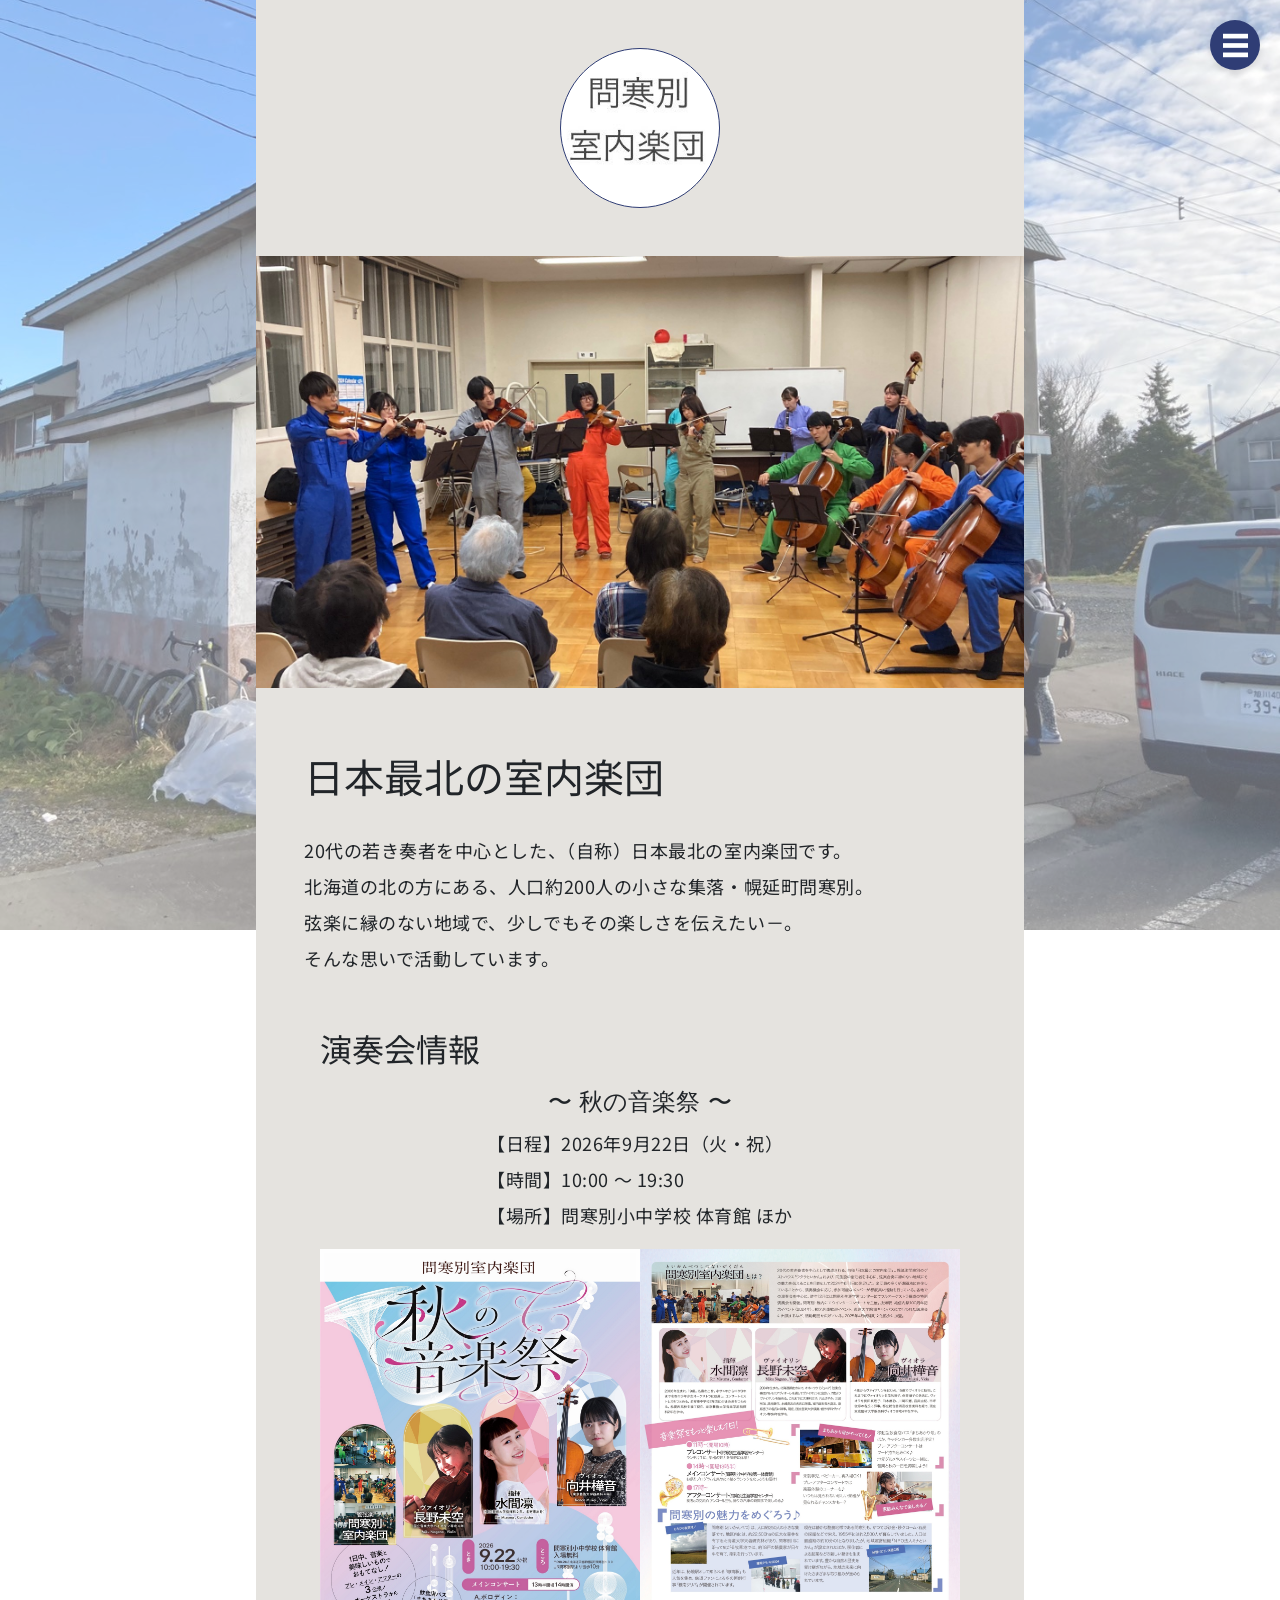
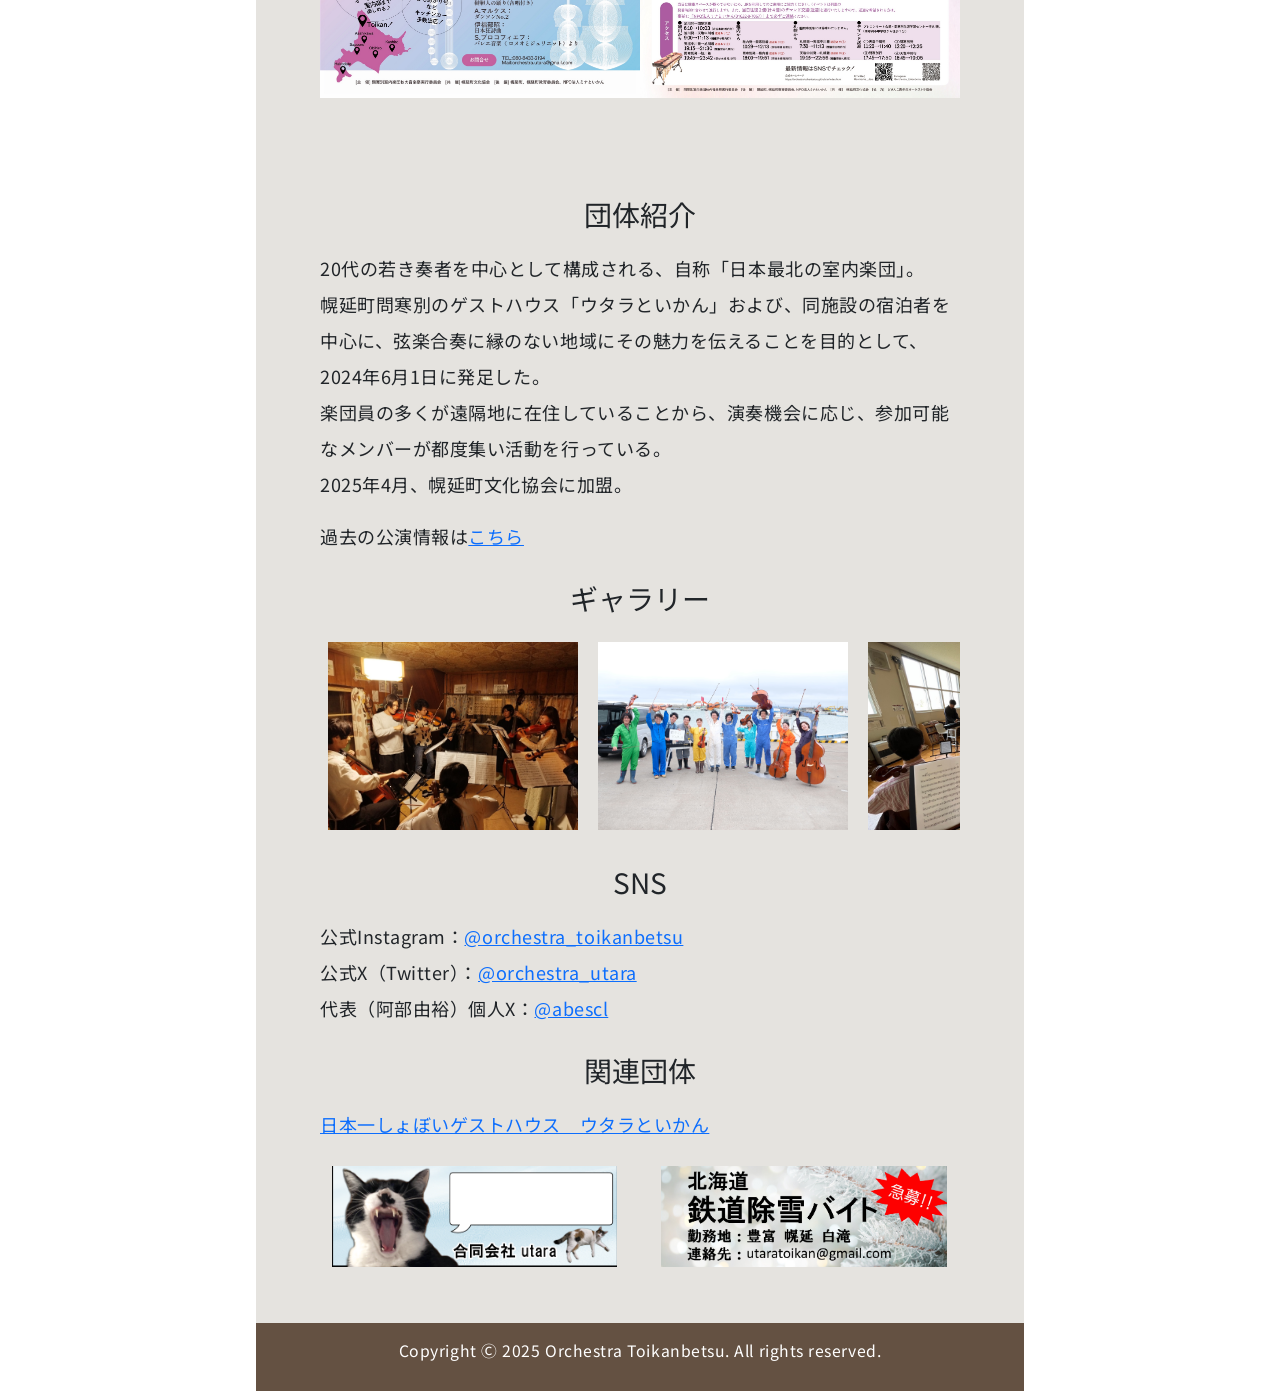
<file: index.html>
<!DOCTYPE html>
<html lang="ja">
<head>
    <meta name="viewport" content="width=device-width, initial-scale=1.0, maximum-scale=1.0, minimum-scale=1.0">
    <meta charset="utf-8">
    <meta name="description" content="自称日本最北の室内楽団「問寒別室内楽団」の公式HPです">
    <meta name="Keywords" content="問寒別,室内楽団,オーケストラ,幌延,弦楽,弦楽合奏,クラシック音楽,北海道,最北">
    <title>問寒別室内楽団</title>

    <link rel="preconnect" href="https://fonts.googleapis.com">
    <link rel="preconnect" href="https://fonts.gstatic.com" crossorigin>
    <link href="https://fonts.googleapis.com/css2?family=Noto+Sans+JP:wght@100..900&display=swap" rel="stylesheet">

    <link href="https://cdn.jsdelivr.net/npm/bootstrap@5.3.0/dist/css/bootstrap.min.css" rel="stylesheet" integrity="sha384-9ndCyUaIbzAi2FUVXJi0CjmCapSmO7SnpJef0486qhLnuZ2cdeRhO02iuK6FUUVM" crossorigin="anonymous">
    <script src="https://cdn.jsdelivr.net/npm/bootstrap@5.3.0/dist/js/bootstrap.bundle.min.js" integrity="sha384-geWF76RCwLtnZ8qwWowPQNguL3RmwHVBC9FhGdlKrxdiJJigb/j/68SIy3Te4Bkz" crossorigin="anonymous"></script>

    <link rel="stylesheet" href="style.css">
</head>
<body>
    <div class="container p-0 h-100">
        <header>
            <a href="index.html">
                <div id="headerIcon" class="mx-auto"></div>
            </a>
        </header>

        <img id="topImg" src="img/header.jpg">

        <!-- メニュー部分 -->
        <div id="menuIcon"></div>
        <div id="menuOverlay">
            <div id="menuContent">
                <h3>問寒別室内楽団</h3>
                <ul id="menuList">
                    <li><a href="index.html#greeding">ご挨拶</a></li>
                    <li><a href="index.html#introduction">団体紹介</a></li>
                    <li><a href="index.html#sns">SNS</a></li>
                    <li><a href="index.html#links">関連団体</a></li>
                </ul>
            </div>
        </div>

        <!-- コンテンツ -->
        <div class="contents mx-auto">
            <div class="pb-2" id="greeding">
                <h1 class="fs-1 pb-2">日本最北の室内楽団</h1>
                <p>
                    20代の若き奏者を中心とした、（自称）日本最北の室内楽団です。<br>
                    北海道の北の方にある、人口約200人の小さな集落・幌延町問寒別。<br>
                    弦楽に縁のない地域で、少しでもその楽しさを伝えたい－。<br>
                    そんな思いで活動しています。
                </p>
            </div>

            <div id ="information" class="m-3">
                <div><h2>演奏会情報</h2></div>
                <h4 class="text-center">〜 秋の音楽祭 〜</h4>
                <div class="d-flex justify-content-center">
                    <p>
                        【日程】2026年9月22日（火・祝）<br>
                        【時間】10:00 〜 19:30<br>
                        【場所】問寒別小中学校 体育館 ほか
                    </p>
                </div>
                <div class="d-flex">
                    <a href="img/information/20260922_1.jpg" target="_blank">
                        <img src="img/information/20260922_1.jpg" class="img-fluid">
                    </a>
                    <a href="img/information/20260922_2.jpg" target="_blank">
                        <img src="img/information/20260922_2.jpg" class="img-fluid">
                    </a>
                </div>
                <div>
                    <p>
                        <br>
                        <br>
                        
                    </p>
                </div>
                <div>
                    
                </div>
            </div>

            <div id ="introduction" class="m-3">
                <h3 class="text-center">団体紹介</h3>
                <p>
                    20代の若き奏者を中心として構成される、自称「日本最北の室内楽団」。<br>
                    幌延町問寒別のゲストハウス「ウタラといかん」および、同施設の宿泊者を中心に、弦楽合奏に縁のない地域にその魅力を伝えることを目的として、2024年6月1日に発足した。<br>
                    楽団員の多くが遠隔地に在住していることから、演奏機会に応じ、参加可能なメンバーが都度集い活動を行っている。<br>
                    2025年4月、幌延町文化協会に加盟。
                </p>
                <p>過去の公演情報は<a href="concert.html">こちら</a></p>
            </div>

            <div id ="gallery" class="m-3">
                <h3 class="text-center">ギャラリー</h3>
                <div class="scroll-container p-2">
                    <div class="d-flex">
                        <img src="img/gallary/1.jpg" class="scroll-item">
                        <img src="img/gallary/2.jpg" class="scroll-item">
                        <img src="img/gallary/3.jpg" class="scroll-item">
                        <img src="img/gallary/4.jpg" class="scroll-item">
                        <img src="img/gallary/5.jpg" class="scroll-item">
                    </div>
                </div>
            </div>

            <div id = "sns" class="m-3">
                <h3 class="text-center">SNS</h3>
                <p>
                    公式Instagram：<a href="https://www.instagram.com/orchestra_toikanbetsu?utm_source=ig_web_button_share_sheet&igsh=ZDNlZDc0MzIxNw==">@orchestra_toikanbetsu</a><br>
                    公式X（Twitter）：<a href="https://x.com/orchestra_utara">@orchestra_utara</a><br>
                    代表（阿部由裕）個人X：<a href="https://x.com/abescl">@abescl</a></p>
            </div>

            <div id ="links" class="m-3">
                <h3 class="text-center">関連団体</h3>
                <p><a href="https://utaratoikan.studio.site/">日本一しょぼいゲストハウス　ウタラといかん</a></p>
            </div>

            <div id="advertisement" class=p-2>
                <img src="img/advertisement/1.gif">
                <img src="img/advertisement/2.jpg">
            </div>
        </div>

        <footer class="p-2">
            <p class="text-center"><small>Copyright Ⓒ 2025 Orchestra Toikanbetsu. All rights reserved.</small></p>
        </footer>
 
    </div>
    
    <script>
        const menuIcon = document.getElementById('menuIcon');
        const menuOverlay = document.getElementById('menuOverlay');

        menuIcon.onclick = function(){
            menuIcon.classList.toggle('open'); 
            menuOverlay.classList.toggle('active');  
        };

        menuOverlay.addEventListener('click', function (e) {
            if (e.target === menuOverlay) {
                menuOverlay.classList.remove('active');
                menuIcon.classList.remove('open'); 
            }
        });
    </script>
</body>
</html>
</file>
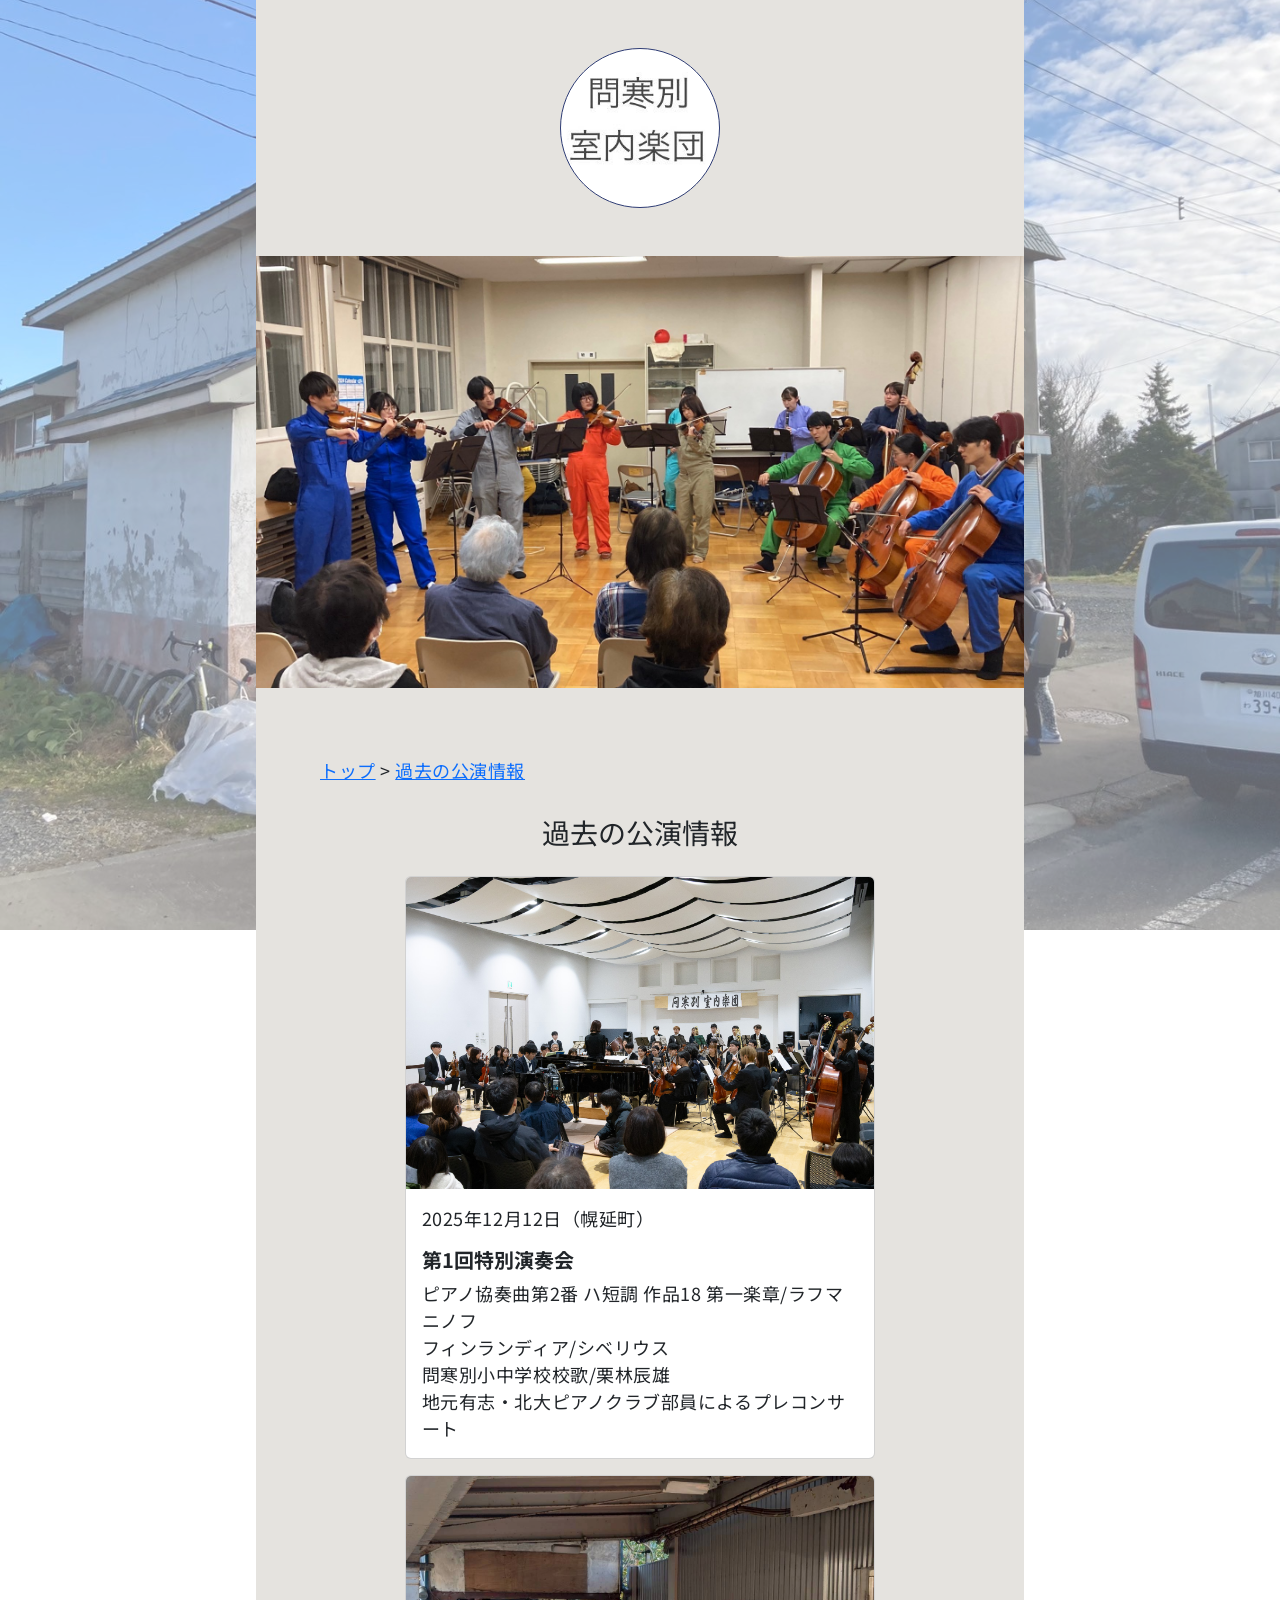
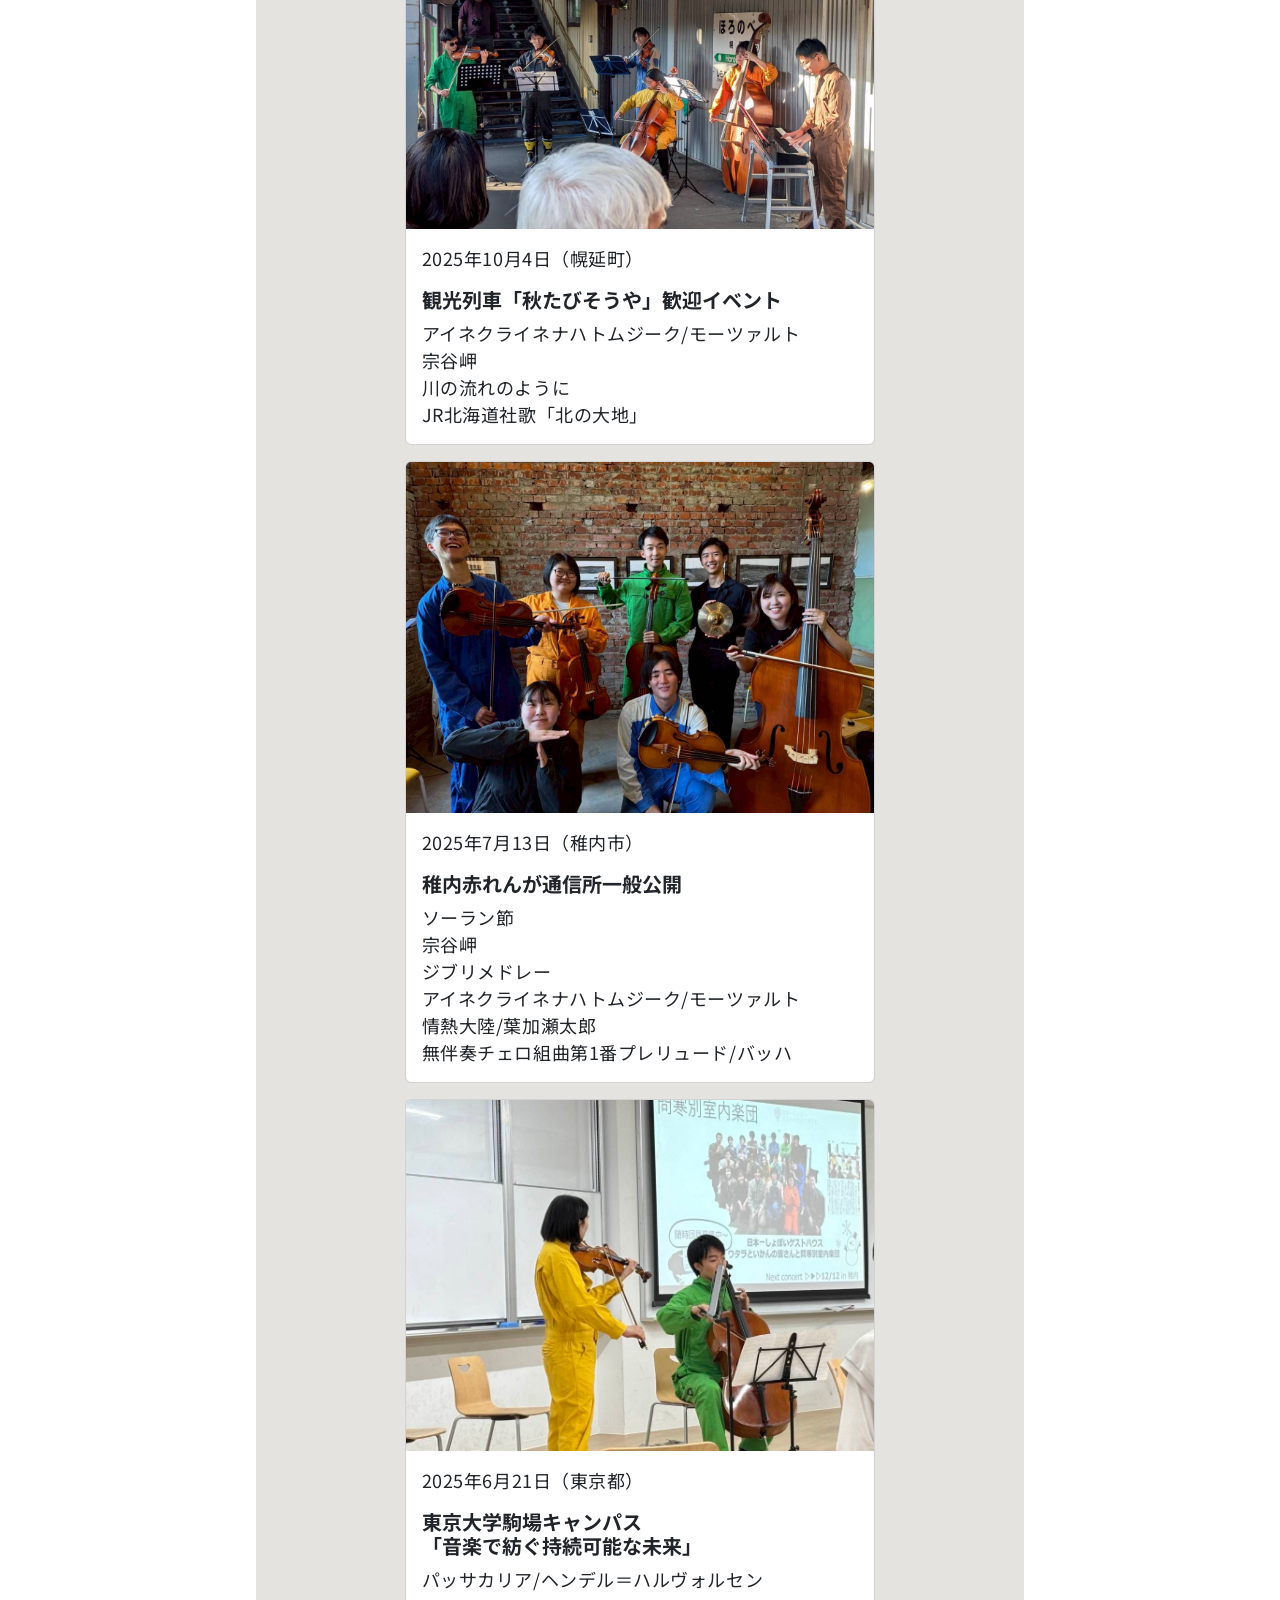
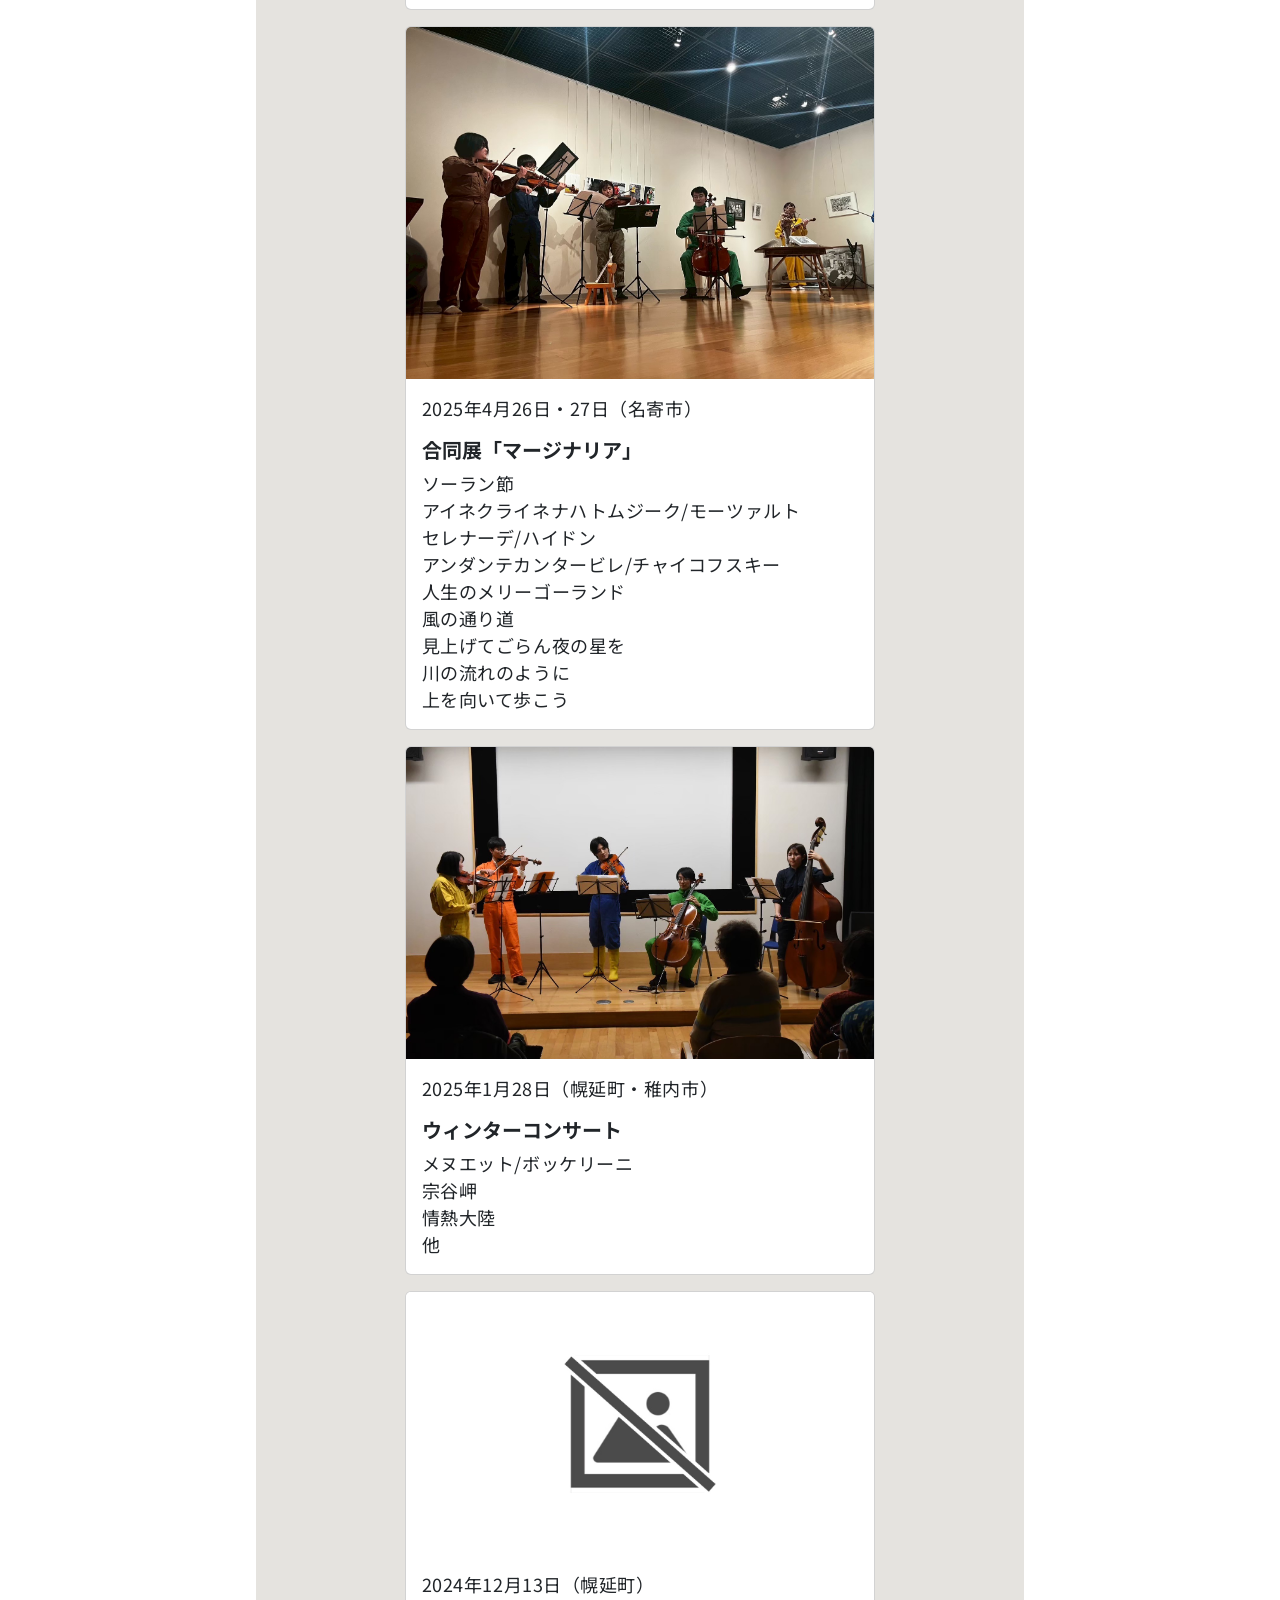
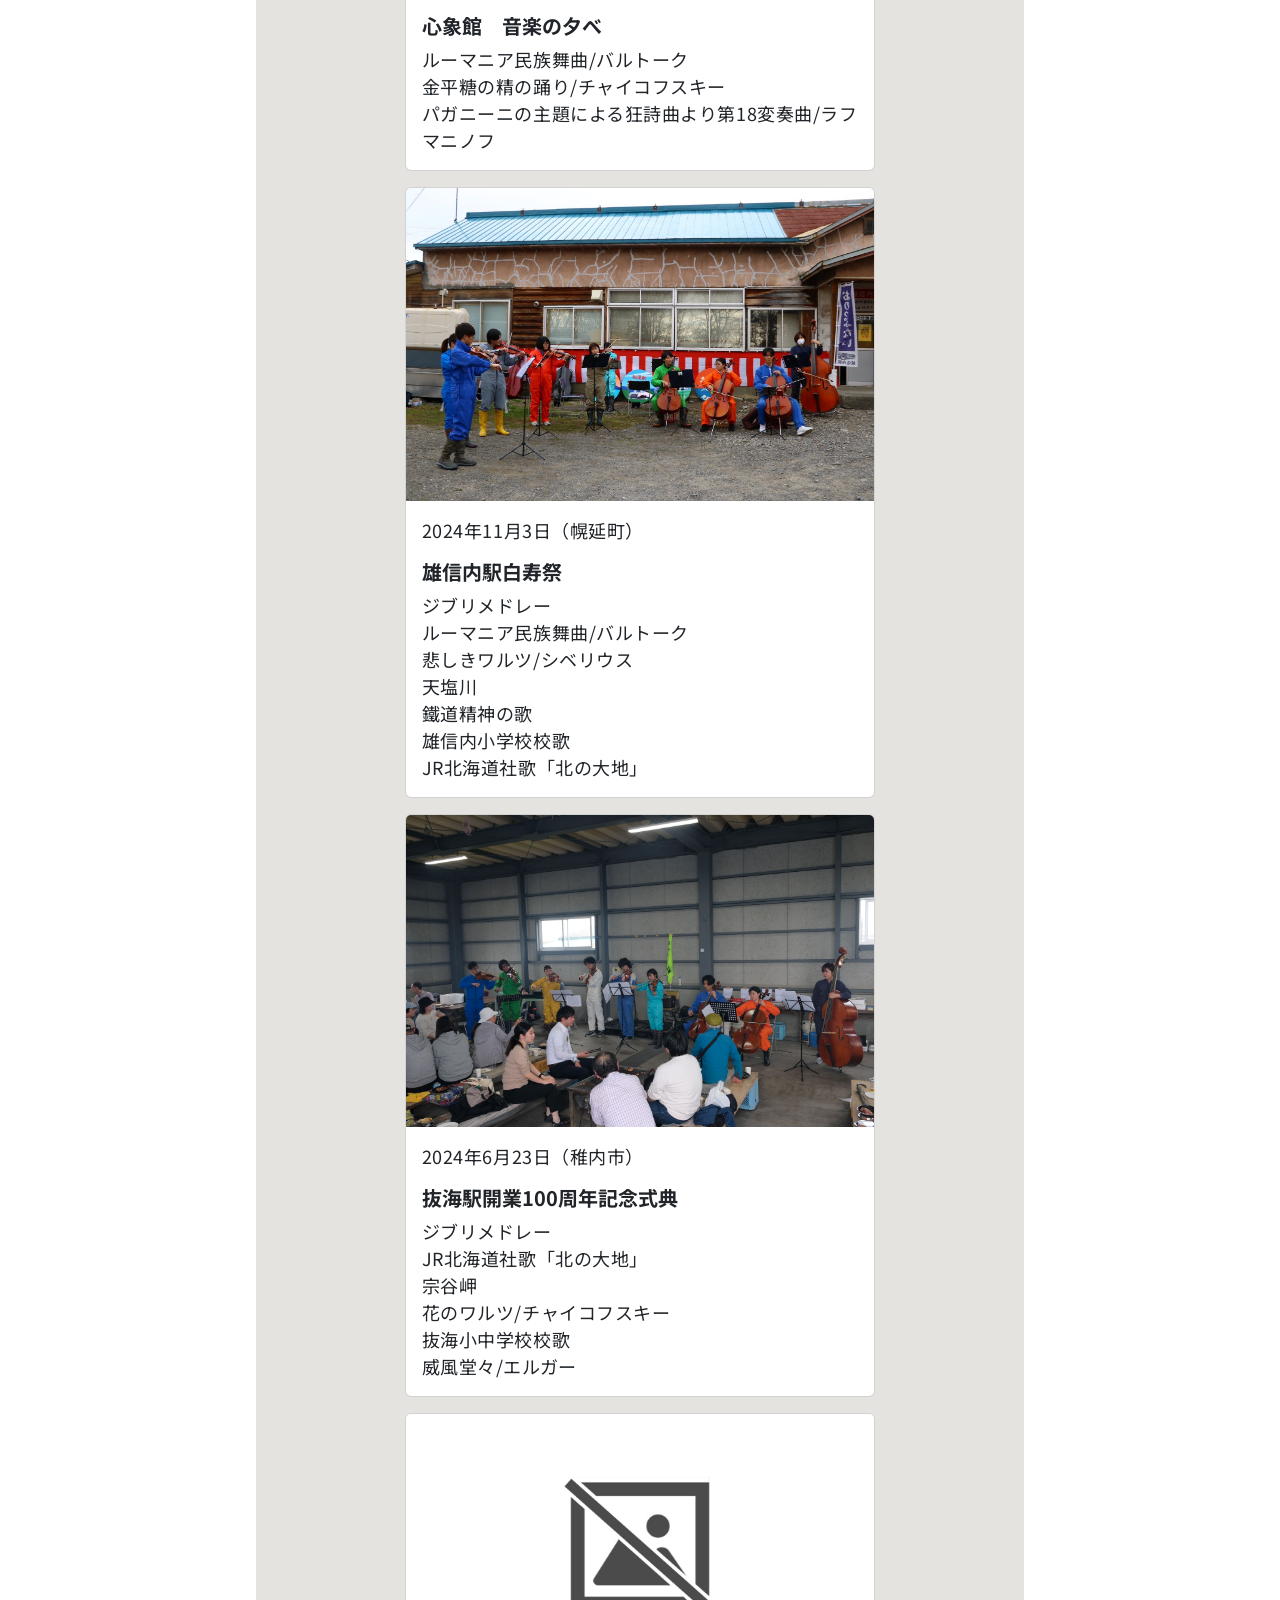
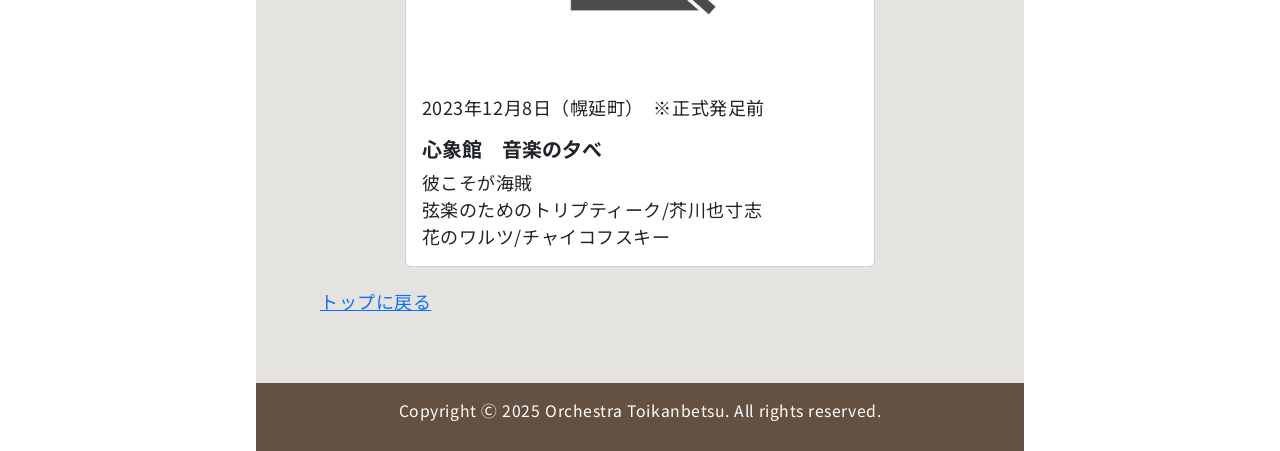
<file: concert.html>
<!DOCTYPE html>
<html lang="ja">
<head>
    <meta name="viewport" content="width=device-width, initial-scale=1.0, maximum-scale=1.0, minimum-scale=1.0">
    <meta charset="UTF-8">
    <title>公演情報</title>

    <link rel="preconnect" href="https://fonts.googleapis.com">
    <link rel="preconnect" href="https://fonts.gstatic.com" crossorigin>
    <link href="https://fonts.googleapis.com/css2?family=Noto+Sans+JP:wght@100..900&display=swap" rel="stylesheet">

    <link href="https://cdn.jsdelivr.net/npm/bootstrap@5.3.0/dist/css/bootstrap.min.css" rel="stylesheet" integrity="sha384-9ndCyUaIbzAi2FUVXJi0CjmCapSmO7SnpJef0486qhLnuZ2cdeRhO02iuK6FUUVM" crossorigin="anonymous">
    <script src="https://cdn.jsdelivr.net/npm/bootstrap@5.3.0/dist/js/bootstrap.bundle.min.js" integrity="sha384-geWF76RCwLtnZ8qwWowPQNguL3RmwHVBC9FhGdlKrxdiJJigb/j/68SIy3Te4Bkz" crossorigin="anonymous"></script>

    <link rel="stylesheet" href="style.css">
</head>
<body>
    <div class="container p-0 h-100">
        <header class="pt-5 pb-5">
            <a href="index.html">
                <div id="headerIcon" class="mx-auto"></div>
            </a>
        </header>

        <img id="topImg" src="img/header.jpg">

        <div class="contents mx-auto">
            <div class="m-3">
                <p><a href="index.html">トップ</a> > <a href="#">過去の公演情報</a></p>
            </div>
            
            <div id="concerts">
                <h3 class="text-center">過去の公演情報</h3>
                    <div class="concert card m-3 mx-auto">
                        <img src="img/concerts/20251212.JPG" class="card-img-top">
                        <div class="card-body">
                            <p class="card-text">2025年12月12日（幌延町）</p>
                            <h5 class="card-title">第1回特別演奏会</h5>
                            <p class="card-text">
                                ピアノ協奏曲第2番 ハ短調 作品18 第一楽章/ラフマニノフ<br>
                                フィンランディア/シベリウス<br>
                                問寒別小中学校校歌/栗林辰雄<br>
                                地元有志・北大ピアノクラブ部員によるプレコンサート
                            </p>
                        </div>
                    </div>
                
                    <div class="concert card m-3 mx-auto">
                        <img src="img/concerts/20251004.jpg" class="card-img-top">
                        <div class="card-body">
                            <p class="card-text">2025年10月4日（幌延町）</p>
                            <h5 class="card-title">観光列車「秋たびそうや」歓迎イベント</h5>
                            <p class="card-text">
                                アイネクライネナハトムジーク/モーツァルト<br>
                                宗谷岬<br>
                                川の流れのように<br>
                                JR北海道社歌「北の大地」
                            </p>
                        </div>
                    </div>

                    <div class="concert card m-3 mx-auto">
                        <img src="img/concerts/20250713.jpg" class="card-img-top">
                        <div class="card-body">
                            <p class="card-text">2025年7月13日（稚内市）</p>
                            <h5 class="card-title">稚内赤れんが通信所一般公開</h5>
                            <p class="card-text">
                                ソーラン節<br>
                                宗谷岬<br>
                                ジブリメドレー<br>
                                アイネクライネナハトムジーク/モーツァルト<br>
                                情熱大陸/葉加瀬太郎<br>
                                無伴奏チェロ組曲第1番プレリュード/バッハ
                            </p>
                        </div>
                    </div>

                    <div class="concert card m-3 mx-auto">
                        <img src="img/concerts/20250621.jpg" class="card-img-top">
                        <div class="card-body">
                            <p class="card-text">2025年6月21日（東京都）</p>
                            <h5 class="card-title">東京大学駒場キャンパス<br>
                                「音楽で紡ぐ持続可能な未来」</h5>
                            <p class="card-text">
                                パッサカリア/ヘンデル＝ハルヴォルセン
                            </p>
                        </div>
                    </div>

                    <div class="concert card m-3 mx-auto">
                        <img src="img/concerts/20250426.jpg" class="card-img-top">
                        <div class="card-body">
                            <p class="card-text">2025年4月26日・27日（名寄市）</p>
                            <h5 class="card-title">合同展「マージナリア」</h5>
                            <p class="card-text">
                                ソーラン節<br>
                                アイネクライネナハトムジーク/モーツァルト<br>
                                セレナーデ/ハイドン<br>
                                アンダンテカンタービレ/チャイコフスキー<br>
                                人生のメリーゴーランド<br>
                                風の通り道<br>
                                見上げてごらん夜の星を<br>
                                川の流れのように<br>
                                上を向いて歩こう
                            </p>
                        </div>
                    </div>

                    <div class="concert card m-3 mx-auto">
                        <img src="img/concerts/20250128.jpg" class="card-img-top">
                        <div class="card-body">
                            <p class="card-text">2025年1月28日（幌延町・稚内市）</p>
                            <h5 class="card-title">ウィンターコンサート</h5>
                            <p class="card-text">
                                メヌエット/ボッケリーニ<br>
                                宗谷岬<br>
                                情熱大陸<br>
                                他
                            </p>
                        </div>
                    </div>

                    <div class="concert card m-3 mx-auto">
                        <img src="img/concerts/NoImage.jpg" class="card-img-top">
                        <div class="card-body">
                            <p class="card-text">2024年12月13日（幌延町）</p>
                            <h5 class="card-title">心象館　音楽の夕べ</h5>
                            <p class="card-text">
                                ルーマニア民族舞曲/バルトーク<br>
                                金平糖の精の踊り/チャイコフスキー<br>
                                パガニーニの主題による狂詩曲より第18変奏曲/ラフマニノフ
                            </p>
                        </div>
                    </div>

                    <div class="concert card m-3 mx-auto">
                        <img src="img/concerts/20241103.jpg" class="card-img-top">
                        <div class="card-body">
                            <p class="card-text">2024年11月3日（幌延町）</p>
                            <h5 class="card-title">雄信内駅白寿祭</h5>
                            <p class="card-text">
                                ジブリメドレー<br>
                                ルーマニア民族舞曲/バルトーク<br>
                                悲しきワルツ/シベリウス<br>
                                天塩川<br>
                                鐵道精神の歌<br>
                                雄信内小学校校歌<br>
                                JR北海道社歌「北の大地」
                            </p>
                        </div>
                    </div>

                    <div class="concert card m-3 mx-auto">
                        <img src="img/concerts/20240623.jpg" class="card-img-top">
                        <div class="card-body">
                            <p class="card-text">2024年6月23日（稚内市）</p>
                            <h5 class="card-title">抜海駅開業100周年記念式典</h5>
                            <p class="card-text">
                                ジブリメドレー<br>
                                JR北海道社歌「北の大地」<br>
                                宗谷岬<br>
                                花のワルツ/チャイコフスキー<br>
                                抜海小中学校校歌<br>
                                威風堂々/エルガー
                            </p>
                        </div>
                    </div>

                    <div class="concert card m-3 mx-auto">
                        <img src="img/concerts/NoImage.jpg" class="card-img-top">
                        <div class="card-body">
                            <p class="card-text">2023年12月8日（幌延町）　※正式発足前</p>
                            <h5 class="card-title">心象館　音楽の夕べ</h5>
                            <p class="card-text">
                                彼こそが海賊<br>
                                弦楽のためのトリプティーク/芥川也寸志<br>
                                花のワルツ/チャイコフスキー
                            </p>
                        </div>
                    </div>
            </div>

            <div class="m-3">
                <p><a href="index.html">トップに戻る</a></p>
            </div>
        </div>

        <footer class="p-2">
            <p class="text-center"><small>Copyright Ⓒ 2025 Orchestra Toikanbetsu. All rights reserved.</small></p>
        </footer>
        
    </div>
    
</body>
</html>
</file>
<file: style.css>
/* フォント */
h1, h2, h3{
    font-family: "Noto Sans JP", sans-serif !important;
    font-weight: 400;
    line-height: 2; 
  }
p{
    font-family: "Noto Sans JP", sans-serif !important;
    font-optical-sizing: auto;
    font-style: normal;
    /* font-size: 18px; */
    font-size: clamp(0.875rem, 1vw + 0.5rem, 1.125rem);
    line-height: 2;
    letter-spacing: 0.03em;
}
.concert h5{
    font-family: "Noto Sans JP", sans-serif !important;
    font-weight: 700;
}
.concert p{
    line-height: 1.5; 
}

/* 共通 */
.container {
    width: 768px;
    background-color: #E5E3DF;
}

/* ヘッダー */
#headerIcon {
    background-image: url(img/config/header-icon.jpg);
    background-size: 100%;
    background-position: center;
    background-repeat: no-repeat;
    border: solid 1px #2F3D75;
    border-radius: 50%;
}
#topImg {
    width: 100%;
    object-fit: cover;
}

/* フッター */
footer {
    color: white;
    background-color: #645142;
}

/* メニュー */
#menuIcon {
    position: fixed;
    top: 20px;
    right: 20px;
    width: 50px;
    height: 50px;
    background: #2F3D75;
    border-radius: 50%;
    box-shadow: 0 4px 6px rgba(0, 0, 0, 0.1);
    display: flex;
    flex-direction: column;
    justify-content: center;
    align-items: center;
    cursor: pointer;
    transition: transform 0.3s;
    z-index: 1000;
    background-image: url('img/config/menu-icon.svg');
    background-size: 50%;
    background-position: center;
    background-repeat: no-repeat;
}

#menuIcon:hover {
    transform: scale(1.1);
}

#menuIcon.open {
    background-image: url('img/config/close-icon.svg');
    background-size: 50%;
    background-position: center;
    background-repeat: no-repeat;
}

#menuOverlay {
    position: fixed;
    top: 0;
    left: 0;
    width: 100%;
    height: 100%;
    background: rgba(0, 0, 0, 0.8);
    display: flex;
    justify-content: center;
    align-items: center;
    opacity: 0;
    visibility: hidden;
    transition: opacity 0.3s, visibility 0.3s;
    z-index: 999;
}

#menuContent {
    background-color: white;
    padding: 20px;
    border-radius: 10px;
    text-align: center;
    width: 80%;
    max-width: 300px;
}

#menuList {
    list-style: none;
    padding: 0;
}
#menuList li {
    margin: 15px 0;
}
#menuList a {
    text-decoration: none;
    color: black;
    font-size: 18px;
    transition: color 0.3s;
}
#menuList a:hover {
    color: #ffcc00;
}

#menuOverlay.active {
    opacity: 1;
    visibility: visible;
}

/* ギャラリー */
.scroll-container {
    overflow-x: auto;
    white-space: nowrap;
    -webkit-overflow-scrolling: touch;
    scrollbar-width: none;
}
.scroll-item {
    width: 250px;
    height: auto;
    margin-right: 20px;
    object-fit: cover;
}

/* 広告 */
#advertisment {
    display: flex;
    text-align: center;
}


/* PC・タブレットサイズ*/
@media screen and (min-width:576px){
    body {
        background-image: url('img/background.jpg');
        background-size: cover;
        background-attachment: fixed;
        background-position: center;
        background-repeat: no-repeat;
        background-color:rgba(255,255,255,0.4);
        background-blend-mode:lighten;
    }
    header {
        padding-top: 3rem;
        padding-bottom: 3rem;
    }
    #headerIcon {
        width: 10rem;
        height: 10rem;
    }
    #advertisement img{
        width: 49.5%;
        padding: 0 3%;
    }
    .contents {
        padding: 3rem;
    }
    .concert.card {
        width: 70%;
    }    
}
/* スマホサイズ */
@media screen and (max-width: 575px) {
    body {
        background-image: none;
    }
    header {
        padding-top: 1rem;
        padding-bottom: 1rem;
    }
    #headerIcon {
        width: 7rem;
        height: 7rem;
    }
    .container {
        width: 100%;
    }
    #advertisement img{
        display: block;
        margin: 1rem auto;
        width: 80%;
    }
    .contents {
        padding: 1rem;
    }
    .concert.card {
        width: 90%;
    }
}
</file>
